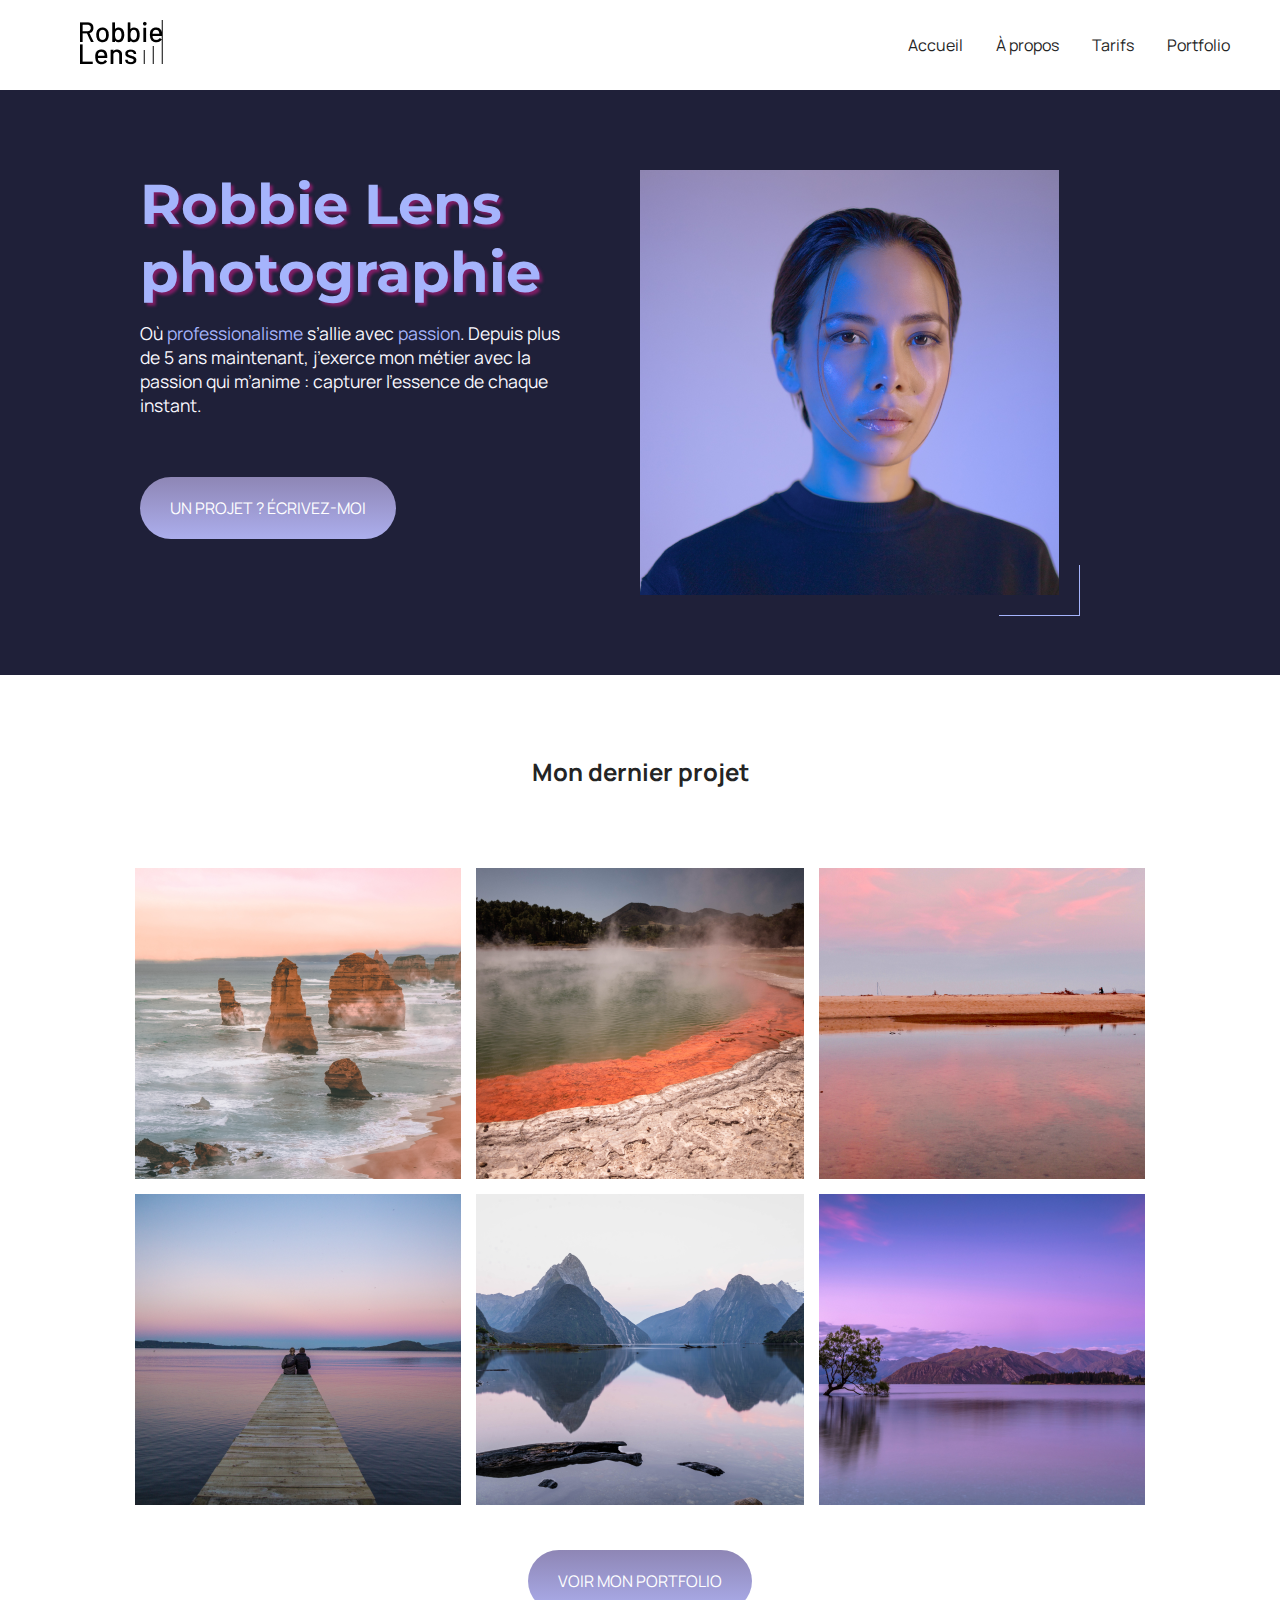
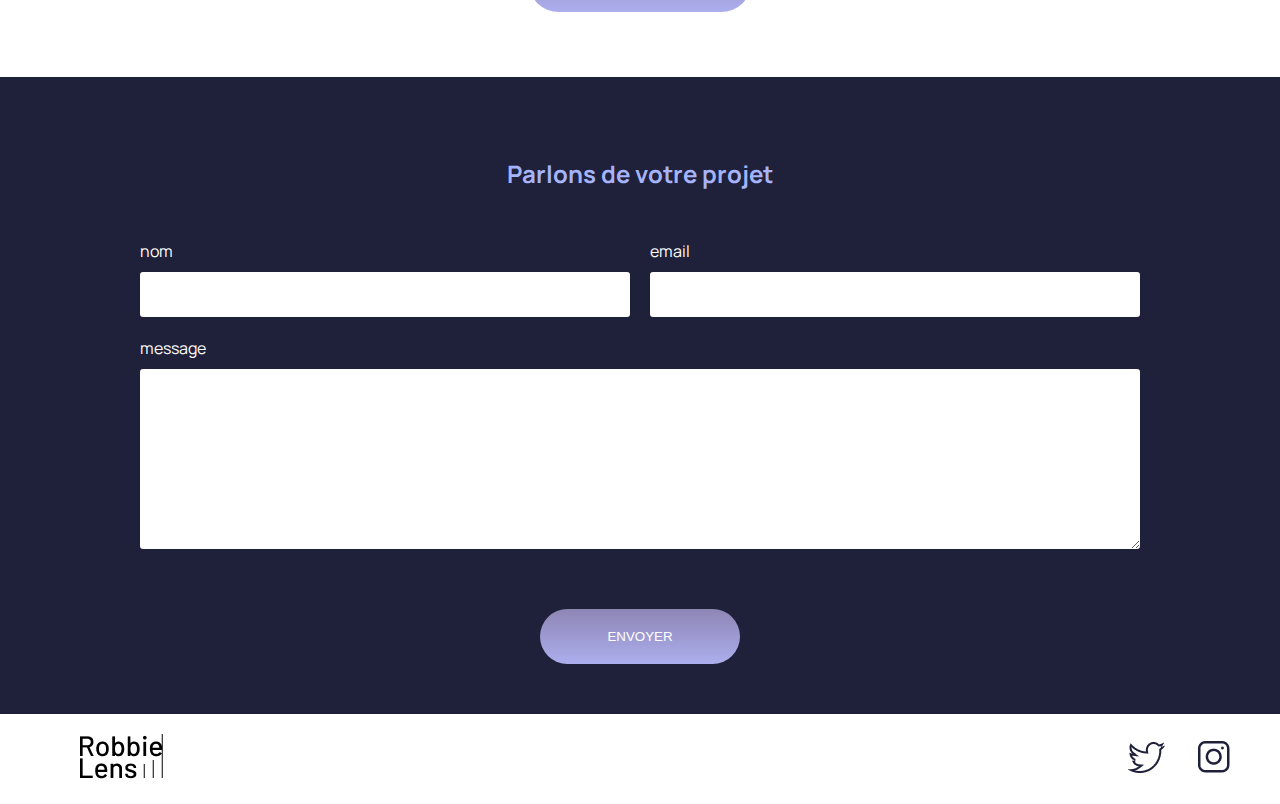
<file: Robbie-Lens/index.html>
<!DOCTYPE html>

<html>

    <head>
        <meta charset="utf-8"/>
        <meta name="viewport" content="width=device-width, initial-scale=1.0">
        <title>Accueil – Robbie Lens Photographie</title>
        <link rel="stylesheet" href="style/style.css" >
        <link rel="stylesheet" href="style/index.css">

        <link rel="preconnect" href="https://fonts.googleapis.com">
        <link rel="preconnect" href="https://fonts.gstatic.com" crossorigin>
        <link href="https://fonts.googleapis.com/css2?family=Montserrat:ital,wght@0,100..900;1,100..900&display=swap" rel="stylesheet">

        <link rel="preconnect" href="https://fonts.googleapis.com">
        <link rel="preconnect" href="https://fonts.gstatic.com" crossorigin>
        <link href="https://fonts.googleapis.com/css2?family=Manrope:wght@200..800&family=Montserrat:ital,wght@0,100..900;1,100..900&display=swap" rel="stylesheet">
    </head>

    <body>
        <header>
            <nav>
                <a href="index.html" title="liens_icones"><img src="images/logo.png" title="Logo Robbie Lens"></a>
                <div class="liens_nav">
                    <a href="index.html">Accueil</a>
                    <a href="a-propos.html">À propos</a>
                    <a href="tarifs.html">Tarifs</a>
                    <a href="portfolio.html">Portfolio</a>
                </div>   
            </nav>  
        </header>
        
        <!-- Mon premier commentaire -->
        <main>
            <section class="accueil-intro">
                <div>
                    <h1>Robbie Lens photographie</h1>
                    <p>
                        Où <em>professionalisme</em> s’allie avec <em>passion</em>. Depuis plus de 5 ans maintenant, j’exerce mon métier avec la passion
                        qui m’anime : capturer l’essence de chaque instant.
                    </p>
                    <a href="#contact" class="cta">UN PROJET ? ÉCRIVEZ-MOI</a>
                </div>
                <img src="images/robbie-lens2.png" alt="photo de Robbie Lens">
                <div class="arriereplan1"></div>
            </section>

            <section class="accueil-photos">
                <h2>Mon dernier projet</h2>
                <div>
                    <img src="images/accueil/element-1.png" alt="Twelve apostles - Australie" >
                    <img src="images/accueil/element-2.png" alt="Wai-O-Tapu - Nouvelle-Zélande" >
                    <img src="images/accueil/element-3.png" alt="Parc National d’Abel Tasman - Nouvelle-Zélande" >
                </div>
                <div>
                    <img src="images/accueil/element-4.png" alt="Lac Rotorua - Nouvelle-Zélande" >
                    <img src="images/accueil/element-5.png" alt="Milford Sound - Nouvelle-Zélande" >
                    <img src="images/accueil/element-6.png" alt="Lac Wanaka - Nouvelle-Zélande" >
                </div>
                <div class="lien-portfolio">
                    <a href="portfolio.html" class="cta">VOIR MON PORTFOLIO</a>
                </div>
        
            </section>
            <section id="contact" class="section-contact">
                <h2>Parlons de votre projet</h2>

                <form method="get" action="#">
                    <div class="form-nom-email">
                        <div class="form-column">
                            <label for="nom">nom</label>
                            <input type="text" name="nom" id="nom" >
                        </div>
                        <div class="form-column">
                            <label for="email">email</label>
                            <input type="email" name="email" id="email" >
                        </div>
                    </div>
                    <label for="message">message</label>
                    <textarea name="message" id="message" rows="10"></textarea>
                    <input type="submit" value="ENVOYER" class="cta" >
                </form>

            </section>
            
        </main>

        <footer>
            <a href="index.html" title="liens_icones"><img src="images/logo.png" title="Logo Robbie Lens"></a>
            <div>
                <a href="https://twitter.com/" title="liens_icones" target="_blank"> <img src="images/twitter.png" title="twitter"/> </a>
                <a href="https://www.instagram.com/" title="liens_icones" target="_blank"> <img src="images/instagram.png" title="instagram"/></a>
            </div>
        </footer>
        
    </body>

</html>
</file>
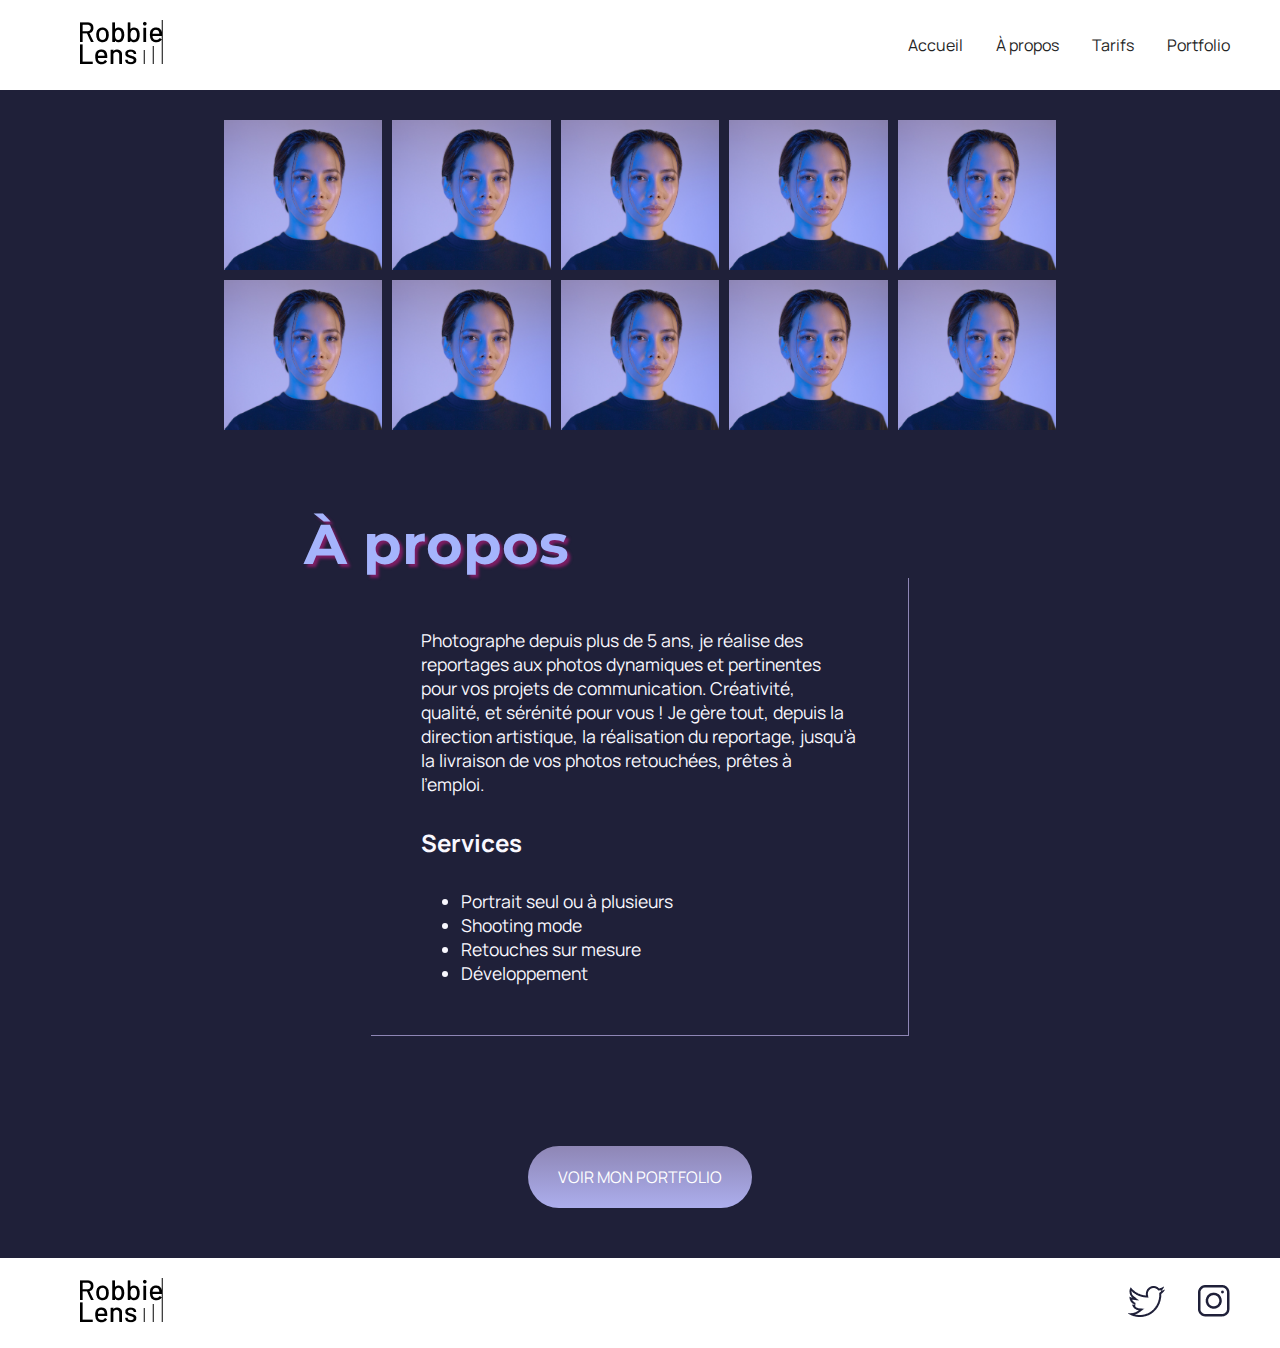
<file: Robbie-Lens/a-propos.html>
<!DOCTYPE html>
<html>

    <head>
        <meta charset="utf-8"/>
        <meta name="viewport" content="width=device-width, initial-scale=1.0">
        <title> a-propos </title>
        <link href="style/style.css" rel="stylesheet">
        <link href="style/a-propos.css" rel="stylesheet">

        <link rel="preconnect" href="https://fonts.googleapis.com">
        <link rel="preconnect" href="https://fonts.gstatic.com" crossorigin>
        <link href="https://fonts.googleapis.com/css2?family=Montserrat:ital,wght@0,100..900;1,100..900&display=swap" rel="stylesheet">

        <link rel="preconnect" href="https://fonts.googleapis.com">
        <link rel="preconnect" href="https://fonts.gstatic.com" crossorigin>
        <link href="https://fonts.googleapis.com/css2?family=Manrope:wght@200..800&family=Montserrat:ital,wght@0,100..900;1,100..900&display=swap" rel="stylesheet">
    </head>

    <body>
        <header>
            <nav>
                <a href="index.html" title="liens_icones"><img src="images/logo.png" title="Logo Robbie Lens"></a>
                <div class="liens_nav">
                    <a href="index.html">Accueil</a>
                    <a href="a-propos.html">À propos</a>
                    <a href="tarifs.html">Tarifs</a>
                    <a href="portfolio.html">Portfolio</a>
                </div>   
            </nav>  
        </header>
       
        <main class="a-propos-main">
            <div class="conteneur">
                <div class="arriereplan1"></div>
                <div class="grid-a-propos">
                    <img src="images/robbie-lens2.png" alt="photo de Robbie Lens" class="lien-conteneur-photo">
                    <img src="images/robbie-lens2.png" alt="photo de Robbie Lens" class="lien-conteneur-photo">
                    <img src="images/robbie-lens2.png" alt="photo de Robbie Lens" class="lien-conteneur-photo">
                    <img src="images/robbie-lens2.png" alt="photo de Robbie Lens" class="lien-conteneur-photo">
                    <img src="images/robbie-lens2.png" alt="photo de Robbie Lens" class="lien-conteneur-photo">
                    <img src="images/robbie-lens2.png" alt="photo de Robbie Lens" class="lien-conteneur-photo">
                    <img src="images/robbie-lens2.png" alt="photo de Robbie Lens" class="lien-conteneur-photo">
                    <img src="images/robbie-lens2.png" alt="photo de Robbie Lens" class="lien-conteneur-photo">
                    <img src="images/robbie-lens2.png" alt="photo de Robbie Lens" class="lien-conteneur-photo">
                    <img src="images/robbie-lens2.png" alt="photo de Robbie Lens" class="lien-conteneur-photo">
                </div>
            </div>
            <section>
                <h1>À propos</h1>
                <div class="competences">
                    <p>Photographe depuis plus de 5 ans, je réalise des reportages aux photos dynamiques et pertinentes 
                    pour vos projets de communication. Créativité, qualité, et sérénité pour vous ! Je gère tout, 
                    depuis la direction artistique, la réalisation du reportage, jusqu’à la livraison de vos photos 
                    retouchées, prêtes à l’emploi. 
                    </p>
                    <h2>Services</h2>
                    <ul> 
                        <li>Portrait seul ou à plusieurs</li>
                        <li>Shooting mode</li>
                        <li>Retouches sur mesure</li>
                        <li>Développement</li>
                    </ul>
                </div>
                <div>
                    <a href="portfolio.html" class="cta">VOIR MON PORTFOLIO</a>
                </div>
            </section>
        </main>
        <footer>
            <a href="index.html" title="liens_icones"><img src="images/logo.png" title="Logo Robbie Lens"></a>
            <div>
                <a href="https://twitter.com/" title="liens_icones" target="_blank"> <img src="images/twitter.png" title="twitter"/> </a>
                <a href="https://www.instagram.com/" title="liens_icones" target="_blank"> <img src="images/instagram.png" title="instagram"/></a>
            </div>
        </footer>
        
    </body>
</html>
</file>
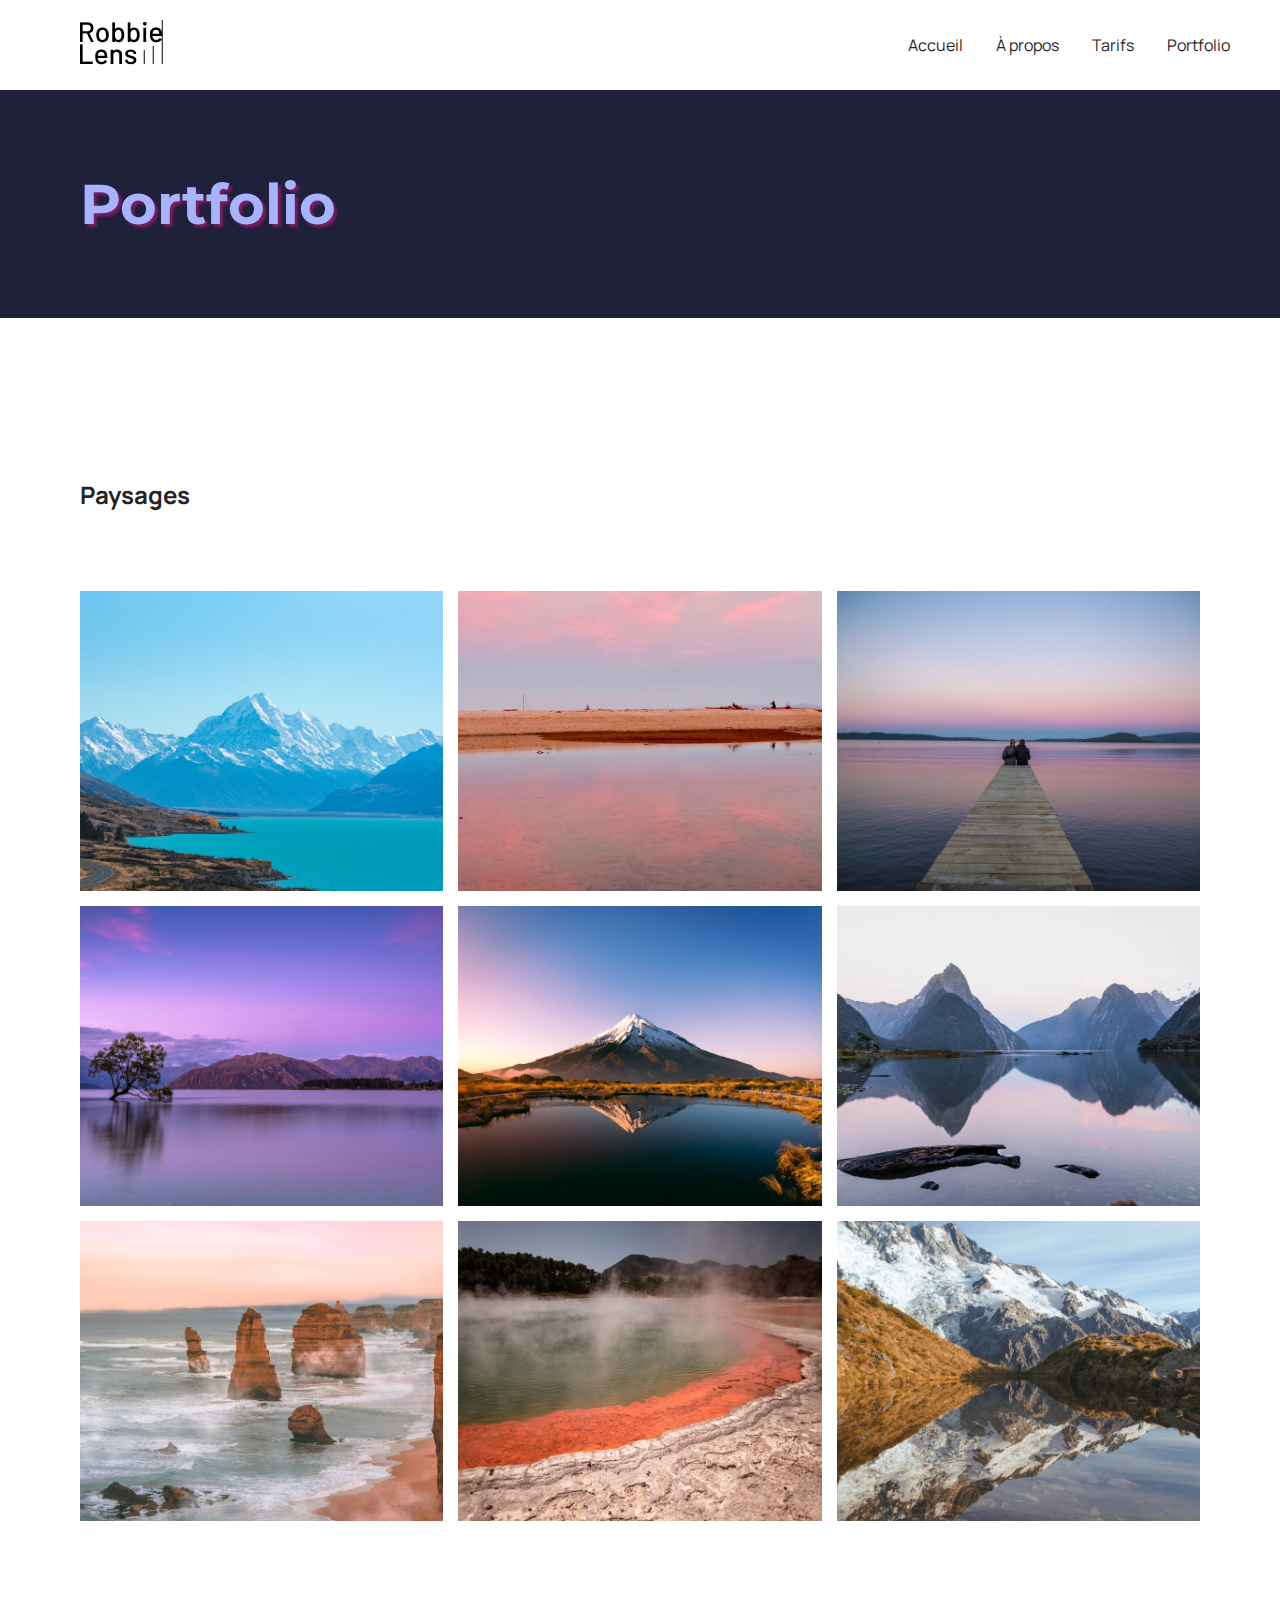
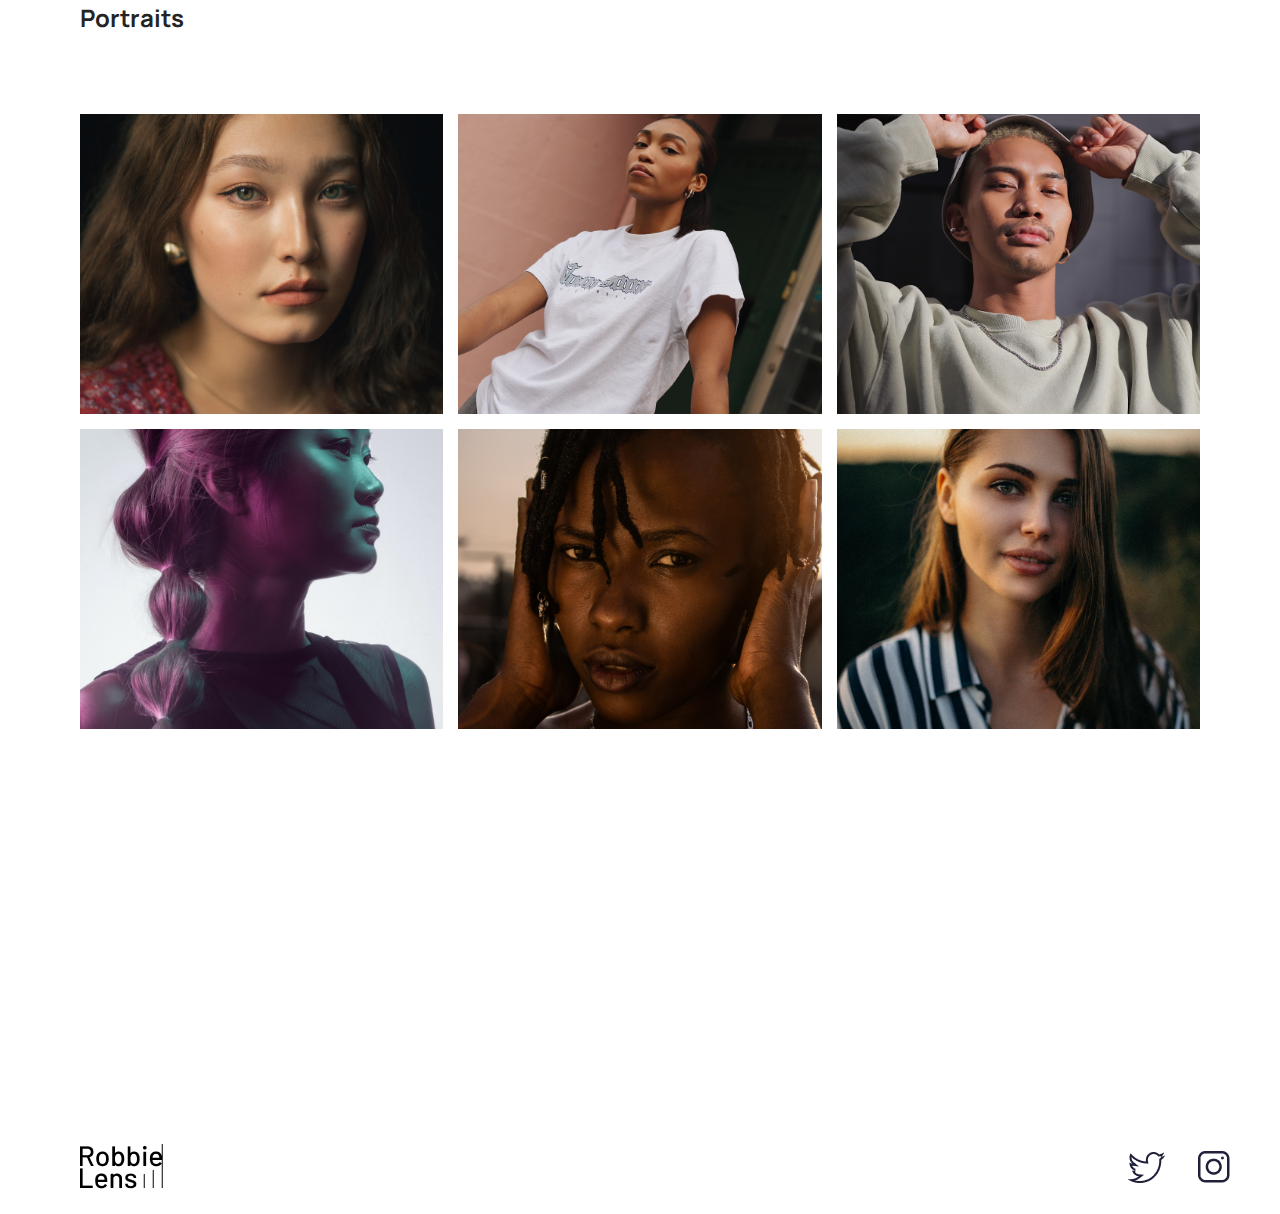
<file: Robbie-Lens/portfolio.html>
<!DOCTYPE html>
<html lang="fr">

<head>
    <meta charset="utf-8" >
    <meta name="viewport" content="width=device-width, initial-scale=1.0">
    <title>Portfolio - Robbie Lens Photographie</title>
    <link href="style/style.css" rel="stylesheet" >
    <link href="style/portfolio.css" rel="stylesheet">
    <link rel="preconnect" href="https://fonts.googleapis.com">
    <link rel="preconnect" href="https://fonts.gstatic.com" crossorigin>
    <link href="https://fonts.googleapis.com/css2?family=Manrope&family=Montserrat&display=swap" rel="stylesheet">
</head>

<body>
    <header>
        <nav>
            <a href="index.html" title="liens_icones">
                <img src="images/logo.png" alt="Logo Robbie Lens" >
            </a>
            <div>
                <a href="index.html">Accueil</a>
                <a href="a-propos.html">À propos</a>
                <a href="tarifs.html">Tarifs</a>
                <a href="portfolio.html">Portfolio</a>
            </div>
        </nav>
    </header>
    <main>
        <section>
            <h1>Portfolio</h1>
        </section>
        <section class="portfolio-section-photos">
            <h2>Paysages</h2>
            <!-- Créez ici votre grid paysages -->
            <div class="grid-paysages">
                <a href="images/portfolio/paysage1.jpg" class="lien-conteneur-photo">
                    <img src="images/portfolio/paysage1.jpg" alt="Mont Aoraki - Nouvelle-Zélande" >
                    <div class="photo-hover">Voir la photo</div>
                </a>
                <a href="images/portfolio/paysage2.jpg" class="lien-conteneur-photo">
                    <img src="images/portfolio/paysage2.jpg" alt="Parc National d’Abel Tasman - Nouvelle-Zélande" >
                    <div class="photo-hover">Voir la photo</div>
                </a>
                <a href="images/portfolio/paysage3.jpg" class="lien-conteneur-photo">
                    <img src="images/portfolio/paysage3.jpg" alt="Lac Rotorua - Nouvelle-Zélande" >
                    <div class="photo-hover">Voir la photo</div>
                </a>
                <a href="images/portfolio/paysage4.jpg" class="lien-conteneur-photo">
                    <img src="images/portfolio/paysage4.jpg" alt="Lac Wanaka - Nouvelle-Zélande" >
                    <div class="photo-hover">Voir la photo</div>
                </a>
                <a href="images/portfolio/paysage5.jpg" class="lien-conteneur-photo">
                    <img src="images/portfolio/paysage5.jpg" alt="Mont Taranaki - Nouvelle-Zélande" >
                    <div class="photo-hover">Voir la photo</div>
                </a>
                <a href="images/portfolio/paysage6.jpg" class="lien-conteneur-photo">
                    <img src="images/portfolio/paysage6.jpg" alt="Milford Sound - Nouvelle-Zélande" >
                    <div class="photo-hover">Voir la photo</div>
                </a>
                <a href="images/portfolio/paysage7.jpg" class="lien-conteneur-photo">
                    <img src="images/portfolio/paysage7.jpg" alt="Twelve Apostle - Australie" >
                    <div class="photo-hover">Voir la photo</div>
                </a>
                <a href="images/portfolio/paysage8.jpg" class="lien-conteneur-photo">
                    <img src="images/portfolio/paysage8.jpg" alt="Wai-O-Tapu - Nouvelle-Zélande" >
                    <div class="photo-hover">Voir la photo</div>
                </a>
                <a href="images/portfolio/paysage9.jpg" class="lien-conteneur-photo">
                    <img src="images/portfolio/paysage9.jpg" alt="Mont Cook - Nouvelle Zélande" >
                    <div class="photo-hover">Voir la photo</div>
                </a>
            </div>
            <h2>Portraits</h2>
            <!-- Créez ici votre grid Portraits -->
            <div class="grid-paysages">
                <a href="images/portfolio/portrait1.jpg" class="lien-conteneur-photo">
                    <img src="images/portfolio/portrait1.jpg" alt="Portrait jeune femme 1" >
                    <div class="photo-hover">Voir la photo</div>
                </a>
                <a href="images/portfolio/portrait2.jpg" class="lien-conteneur-photo">
                    <img src="images/portfolio/portrait2.jpg" alt="Portrait jeune femme 2" >
                    <div class="photo-hover">Voir la photo</div>
                </a>
                <a href="images/portfolio/portrait3.jpg" class="lien-conteneur-photo">
                    <img src="images/portfolio/portrait3.jpg" alt="Portrait jeune homme 3" >
                    <div class="photo-hover">Voir la photo</div>
                </a>
                <a href="images/portfolio/portrait4.jpg" class="lien-conteneur-photo">
                    <img src="images/portfolio/portrait4.jpg" alt="Portrait jeune femme 4" >
                    <div class="photo-hover">Voir la photo</div>
                </a>
                <a href="images/portfolio/portrait5.jpg" class="lien-conteneur-photo">
                    <img src="images/portfolio/portrait5.jpg" alt="Portrait jeune femme 5" >
                    <div class="photo-hover">Voir la photo</div>
                </a>
                <a href="images/portfolio/portrait6.jpg" class="lien-conteneur-photo">
                    <img src="images/portfolio/portrait6.jpg" alt="Portrait jeune femme 6" >
                    <div class="photo-hover">Voir la photo</div>
                </a>

            </div>
        </section>
    </main>
    <footer>
        <a href="index.html" title="liens_icones">
            <img src="images/logo.png" alt="Logo Robbie Lens" >
        </a>
        <div>
            <a target="_blank" href="https://twitter.com/" title="liens_icones">
                <img src="images/twitter.png" alt="Logo Twitter" >
            </a>
            <a target="_blank" href="https://www.instagram.com/" title="liens_icones">
                <img src="images/instagram.png" alt="Logo Instagram" >
            </a>
        </div>
    </footer>
</body>

</html>
</file>
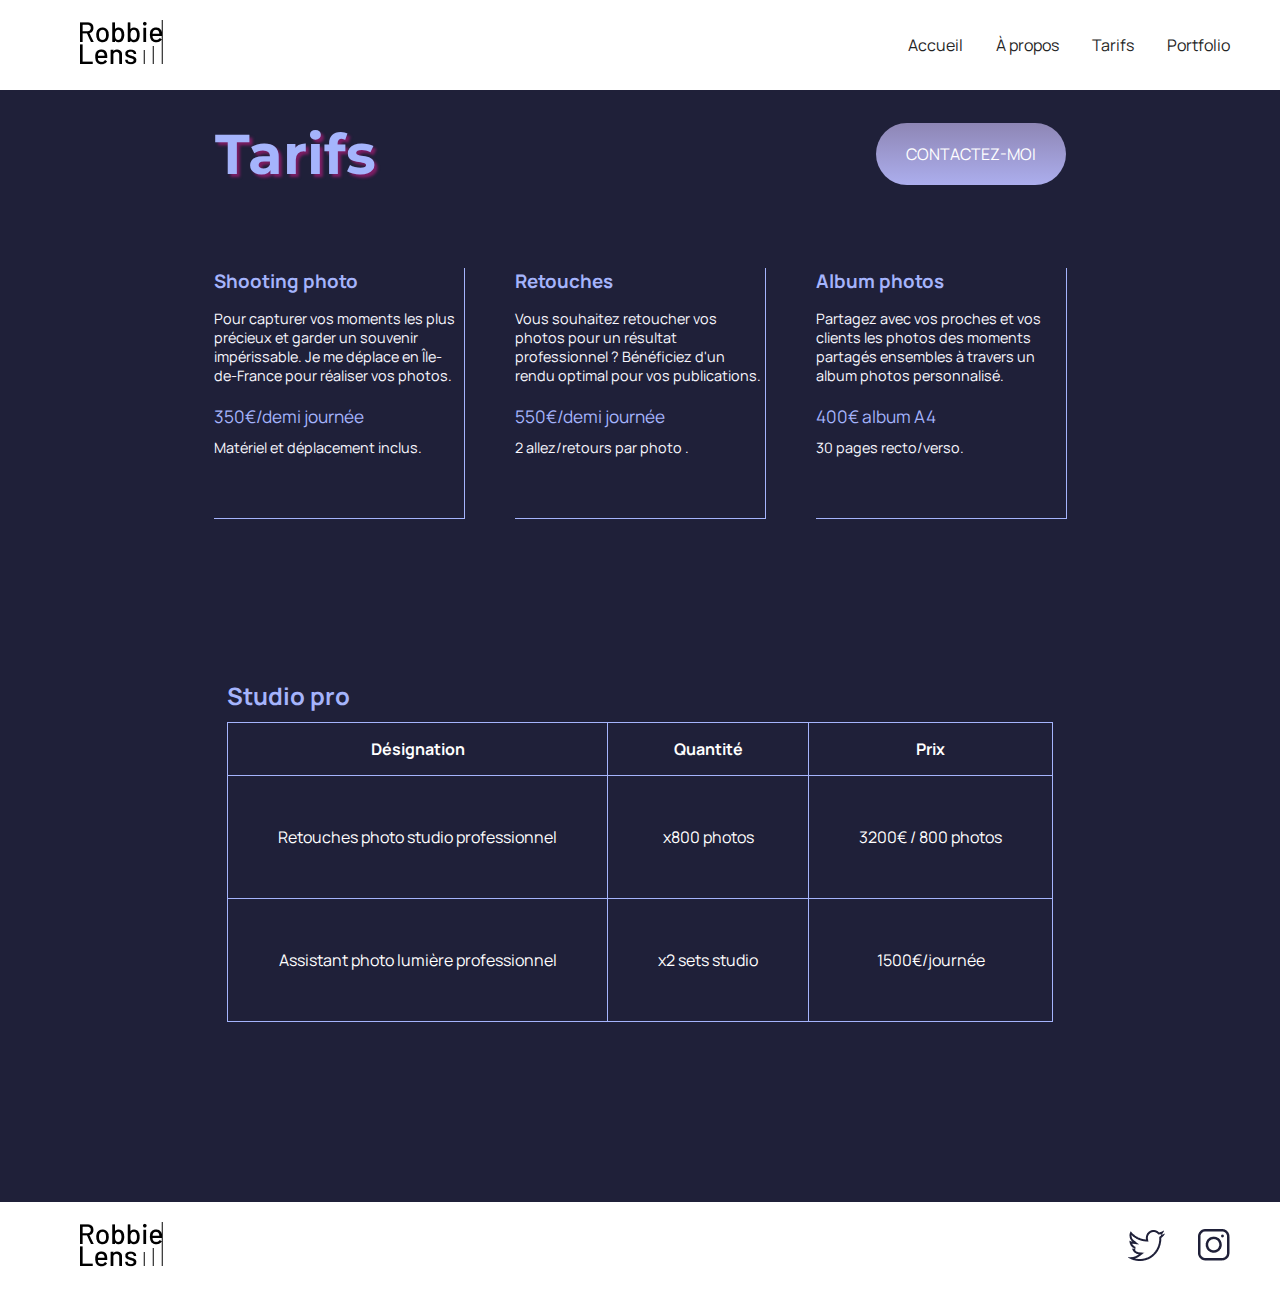
<file: Robbie-Lens/tarifs.html>
<!DOCTYPE html>
<html>

    <head>
        <meta charset="utf-8"/>
        <meta name="viewport" content="width=device-width, initial-scale=1.0">
        <title> mes tarifs </title>
        <link href="style/style.css" rel="stylesheet">
        <link href="style/tarifs.css" rel="stylesheet">

        <link rel="preconnect" href="https://fonts.googleapis.com">
        <link rel="preconnect" href="https://fonts.gstatic.com" crossorigin>
        <link href="https://fonts.googleapis.com/css2?family=Montserrat:ital,wght@0,100..900;1,100..900&display=swap" rel="stylesheet">

        <link rel="preconnect" href="https://fonts.googleapis.com">
        <link rel="preconnect" href="https://fonts.gstatic.com" crossorigin>
        <link href="https://fonts.googleapis.com/css2?family=Manrope:wght@200..800&family=Montserrat:ital,wght@0,100..900;1,100..900&display=swap" rel="stylesheet">
    </head>

    <body>
        <header>
            <nav>
                <a href="index.html" title="liens_icones"><img src="images/logo.png" title="Logo Robbie Lens"></a>
                <div class="liens_nav">
                    <a href="index.html">Accueil</a>
                    <a href="a-propos.html">À propos</a>
                    <a href="tarifs.html">Tarifs</a>
                    <a href="portfolio.html">Portfolio</a>
                </div>   
            </nav>  
        </header>
       
        <main class="tarifs-main">
            <div class="titre-tarifs">
                <h1>Tarifs</h1>
                <a href="index.html#contact" class="cta">CONTACTEZ-MOI</a>
            </div>
            <section class="description-tarifs">
                <div>
                    <h3>Shooting photo</h3>
                    <p>Pour capturer vos moments les plus précieux et garder un souvenir impérissable.
                        Je me déplace en Île-de-France pour réaliser vos photos.
                        <span class="facturation">350€/demi journée</span>
                        Matériel et déplacement inclus.
                    </p>
                </div>
                <div>
                    <h3>Retouches</h3>
                    <p>Vous souhaitez retoucher vos photos pour un résultat professionnel ?
                        Bénéficiez d'un rendu optimal pour vos publications.
                        <span class="facturation">550€/demi journée</span>
                        2 allez/retours par photo .
                    </p>
                </div>
                <div>
                    <h3>Album photos</h3>
                    <p>Partagez avec vos proches et vos clients les photos des moments partagés ensembles
                         à travers un album photos personnalisé.
                        <span class="facturation">400€ album A4</span>
                        30 pages recto/verso.
                    </p>
                </div>
            </section>
            <section class="tarifs">
                <table>
                    <caption>Studio pro</caption>
                    <tr>
                        <th>Désignation</th>
                        <th>Quantité</th>
                        <th>Prix</th>
                    </tr>
                    <tr>
                        <td>Retouches photo studio professionnel</td>
                        <td>x800 photos</td>
                        <td>3200€ / 800 photos</td>
                    </tr>
                    <tr>
                        <td> Assistant photo lumière professionnel</td>
                        <td>x2 sets studio</td>
                        <td>1500€/journée</td>
                    </tr>
                </table>
             
            </section>
        </main>
        <footer>
            <a href="index.html" title="liens_icones"><img src="images/logo.png" title="Logo Robbie Lens"></a>
            <div>
                <a href="https://twitter.com/" title="liens_icones" target="_blank"> <img src="images/twitter.png" title="twitter"/> </a>
                <a href="https://www.instagram.com/" title="liens_icones" target="_blank"> <img src="images/instagram.png" title="instagram"/></a>
            </div>
        </footer>
        
    </body>
</html>
</file>
<file: Robbie-Lens/style/style.css>
* {
    margin: 0;
  }

body {
    /* Ici on utilise le sélecteur body pour appliquer une police et une taille par défaut pour les éléments */
    font-family: 'Manrope', sans-serif;
    font-size: 1em;
    background-color: #1F2039;
  }


a[title="liens_icones"]{
    margin-left: 30px;
}

a[title]:hover{
    opacity: 0.5;
}
em{
    color: #A5B4FC;
    font-style: normal;
}

a{
    color: #242424;
    text-decoration: none;
}
h1{
    font-size: 3.5em;
    color: #A5B4FC;
    font-family: "Montserrat", sans-serif;
    text-shadow: 3px 3px 3px rgba(220, 26, 142,0.5);
}

p,li{
    font-size: 1.1em;
    color: #F9F8FF;
}

h2{
    color: #F9F8FF;
}
header,footer{
    background-color: white;
    padding: 20px 50px 20px 50px;
    
}

.cta{
    display: inline-block;
    background: linear-gradient(#8e86b5, #acaeed);
    color: white;
    border-radius: 50px;
    padding: 20px 30px;
    position: relative;
    top: 30px;
    left: auto;
}

a:hover{
    text-decoration: underline;
}

.cta:hover{
    background:linear-gradient(#696484,#8788BA);
    text-decoration: none;
}

section{
    padding: 80px;
    align-items: center;
}
.a-propos-main{
    width: 65%;
    margin: auto;
}
nav,footer{
    display: flex;
    flex-direction: row;
    flex-wrap: wrap;
    justify-content: space-between;
    align-items: center;
}

nav a{
    margin-left: 30px;
}

@media screen and (max-width: 996px) {


    header nav {
        flex-direction: column;
        align-items: center;
        justify-content: center;
      }
    
      header nav img {
        margin-bottom: 20px;
      }
    
      header,
      footer {
        padding: 20px 20px;
      }
    
      h1 {
        font-size: 2em;
      }
    
      section {
        padding: 50px 20px 50px 20px;
      }
    
      nav a {
        margin-left: 10px;
        margin-right: 10px;
      }
}
</file>
<file: Robbie-Lens/style/index.css>
.accueil-photos {
  background-color: white;
  padding: 80px;
  align-items: center;
}

.accueil-photos h2 {
  color: #242424;
  text-align: center;
  margin-bottom: 80px;
}

.accueil-photos div {
  display: flex;
  flex-direction: row;
  gap: 15px;
  justify-content: center;
  margin-bottom: 15px;
}

.accueil-intro {
  display: flex;
  flex-direction: row;
  max-width: 1000px;
  align-items: flex-start;
  margin: auto;
}

.accueil-intro h1 {
  margin-bottom: 15px;
}

.accueil-intro p {
  margin-bottom: 30px;
}

.accueil-intro div {
  padding-right: 80px;
}

.arriereplan1{
  height: 50px;
  border-right: 1px solid #A5B4FC;
  border-bottom: 1px solid #A5B4FC;
  position: relative;
  top:395px;
  right:60px;
}
.section-contact h2{
  text-align: center;
  color:  #A5B4FC;
  margin-bottom: 50px;
}

form {
  display: flex;
  flex-direction: column;
  max-width: 1000px;
  margin: auto;
  color: white;
}

.form-nom-email {
  display: flex;
  flex-direction: row;
  gap: 20px;
}

.form-column {
  flex: 1;
  display: flex;
  flex-direction: column;
  margin-bottom: 20px;
}

input,
textarea {
  padding: 15px;
  border-radius: 3px;
  border: none;
}

label {
  margin-bottom: 10px;
}

input[type='submit'] {
  width: 200px;
  margin: auto;
  margin-top: 30px;
}



@media screen and (max-width: 996px) {
  .accueil-intro {
    flex-direction: column;
    align-items: center;
    justify-content: center;
  }

  .accueil-intro div {
    padding-right: 0;
    text-align: center;
    order: 2;
  }

  .accueil-intro img {
    order: 1;
    margin-bottom: 20px;
    width: 100%;
  }

  .accueil-photos .lien-portfolio{
   display: flex;
   flex-direction: row;
   justify-content: center;
   align-items: center;
   text-align: center;
   margin-bottom: 30px;
   }

  .accueil-photos {
    padding: 20px;
  }

  .accueil-photos div {
    flex-direction: column;
  }

  .section-contact {
    padding: 50px 20px;
  }

  .form-nom-email {
    flex-direction: column;
    gap: 0;
  }

  .arriereplan1{
    display: none;
  }
}
</file>
<file: Robbie-Lens/style/a-propos.css>
.grid-a-propos{
    position: absolute;
    top: 0px;
    left: 0;
    width: 100%;
    height: 100%;
    display: grid;
    grid-template-columns: 1fr 1fr 1fr 1fr 1fr;
    grid-template-rows: 150px 150px;
    gap: 10px;
    margin-top: 0px;
    z-index: 2;
}

.grid-a-propos img{
    width: 100%;
    height: 100%;
    object-fit: cover;
  }

  .lien-conteneur-photo {
    position: relative;
  }

  .conteneur{
    position: relative;
    margin-top: 30px;
    height: 310px;
  }

  .arriereplan1{
    height: 300px;
    width: 500px;
    position: absolute;
    top: 40px;
    left:525px;
    background-color:#373965;
    opacity: 0.6;
    z-index: 1;
  }

.competences {
    border-right: 1px #8e86b5 solid;
    border-bottom: 1px #8e86b5 solid;
    padding: 50px;
    width: 65%;
    margin: auto;
    margin-bottom: 80px;
}

.competences h2{
    margin-top: 30px;
}

.competences ul{
    margin-top: 30px;
}

.competences + div{
text-align: center;
}

@media screen and (max-width: 996px) {

    .competences p,li{
        font-size: 0.9em;
    }
    
    .competences h2{
        font-size: 1.5em;
    }
}

@media screen and (max-width: 1515px) {
    .arriereplan1{
       display: none;
    }
}
</file>
<file: Robbie-Lens/style/portfolio.css>
.portfolio-section-photos{
    background-color: white;
}

.portfolio-section-photos h2 {
    color: #242424;
    margin-top: 80px;
    margin-bottom: 80px;
  }
  

.grid-paysages {
    display: grid;
    grid-template-columns: 1fr 1fr 1fr;
    grid-template-rows: 300px 300px 300px;
    gap: 15px;
  }
  
  .grid-portraits {
    display: grid;
    grid-template-columns: 1fr 1fr 1fr;
    grid-template-rows: 300px 300px;
    gap: 15px;
  }
  
  .grid-paysages img,
  .grid-portraits img {
    width: 100%;
    height: 100%;
    object-fit: cover;
  }
  .lien-conteneur-photo {
    position: relative;
  }
  
  .photo-hover {
    position: absolute;
    top: 0;
    left: 0;
    right: 0;
    bottom: 0;
    display: flex;
    align-items: center;
    justify-content: center;
    font-size: 1.5em;
    color: white;
    background-color: rgba(0, 0, 0, 0.7);
    display: none;
  }
  
  .lien-conteneur-photo:hover .photo-hover {
    display: flex;
  }

  @media screen and (max-width: 996px) {
    .grid-paysages {
      grid-template-columns: 1fr;
      gap: 15px;
    }
  
    .grid-portraits {
      grid-template-columns: 1fr;
      gap: 15px;
    }
  }
</file>
<file: Robbie-Lens/style/tarifs.css>
table{
    margin: auto;
    border-collapse: collapse;
    margin-bottom: 100px;
}
caption{
    text-align: left;
    color: #A5B4FC;
    font-size: 1.5em;
    margin-bottom: 10px;
    font-weight: bold;
}
th{
    border: 1px #A5B4FC solid;
    color: white;
    padding: 15px;
}
td{
    border: 1px #A5B4FC solid;
    color: white;
    padding: 50px;
    text-align: center;
}
.cta{
   top: auto;
}
.titre-tarifs{
    margin-top: 30px;
    display: grid;
    grid-template-columns: auto auto;
    align-items: center; /* Aligne les éléments verticalement au centre */
    grid-gap: 500px; /* Ajoute un espace entre les colonnes */
    justify-content: center;
    padding: auto;
}

.description-tarifs{
    display: flex;
    flex-direction: row;
    justify-content: center;
    align-items: center;
    gap: 50px;
}

.description-tarifs h3{
    margin-bottom: 15px;
   color: #A5B4FC;
   text-align: leftr;
}

.description-tarifs p{
    font-size: 0.9em;
}

.description-tarifs div{
    border-right: 1px solid  #A5B4FC;
    border-bottom: 1px solid  #A5B4FC;
    width: 250px;
    height: 250px;
}
.facturation{
    color: #A5B4FC;
    display: block;
    margin-top: 20px;
    margin-bottom: 10px;
    font-size: 1.2em;
}

@media screen and (max-width: 996px) {

      .description-tarifs{
        display: flex;
        flex-direction: column;
        justify-content: center;
        align-items: center;
        gap: 15px;
    }

    .description-tarifs h3{
        font-size: 1.1em;
        margin-bottom: 15px;
        color: #A5B4FC;
        text-align: left;
    }
    
    .description-tarifs p{
        font-size: 0.8em;
    }
    .description-tarifs div{
        width: 200px;
        height: 200px;
    }

    td{
        padding: 10px;
    }

    .titre-tarifs{
        margin-top: 30px;
        margin-bottom: auto;
        margin-left: auto;
        margin-right: auto;
        justify-content: center;
        gap: 25px;
    }
    .cta{
        font-size: 0.65em;
        font-weight: bold;
    }
}
</file>
